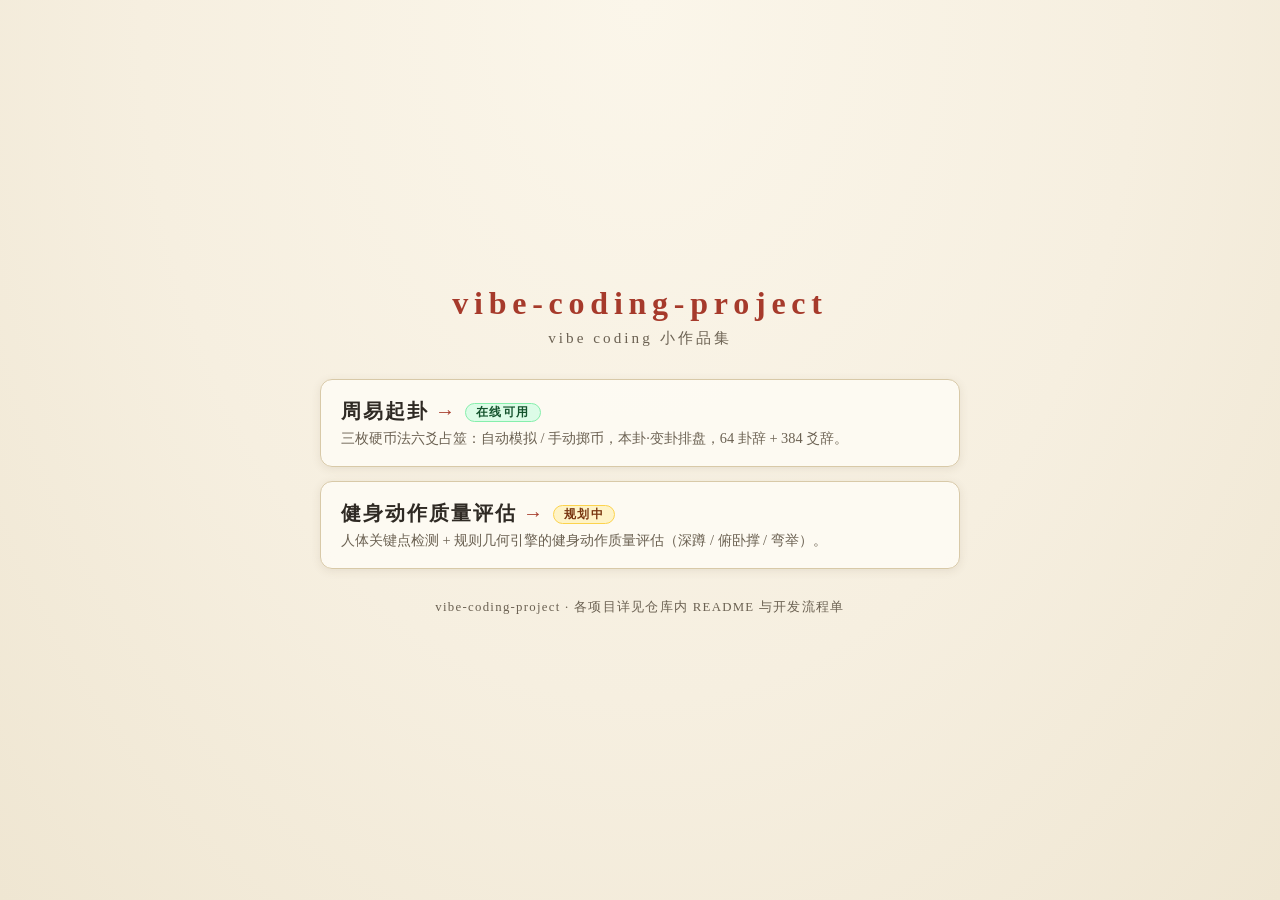
<file: index.html>
<!DOCTYPE html>
<html lang="zh-CN">
<head>
<meta charset="UTF-8">
<meta name="viewport" content="width=device-width, initial-scale=1.0">
<title>vibe-coding-project · 作品集</title>
<style>
  :root { --paper:#f6efe0; --ink:#2f2a24; --ink-soft:#6b6152; --cinnabar:#a63a2b; --line:#d8c9a8; }
  * { box-sizing:border-box; }
  body {
    margin:0; min-height:100vh;
    background: radial-gradient(ellipse at 50% 0%, #fbf6ea 0%, var(--paper) 55%, #efe6d2 100%);
    color: var(--ink);
    font-family: "Noto Serif SC","Songti SC","SimSun",serif;
    display:flex; align-items:center; justify-content:center; padding: 40px 16px;
  }
  .wrap { max-width: 640px; width:100%; text-align:center; }
  h1 { font-size: 2rem; letter-spacing:.18em; color: var(--cinnabar); margin:0 0 6px; }
  .sub { color:var(--ink-soft); letter-spacing:.2em; margin:0 0 30px; font-size:.95rem; }
  .grid { display:grid; gap:14px; text-align:left; }
  .card {
    display:block; text-decoration:none; color:var(--ink);
    background: rgba(255,253,247,.8); border:1px solid var(--line); border-radius:12px;
    padding:18px 20px; box-shadow:0 2px 10px rgba(90,70,40,.1); transition: transform .15s, box-shadow .15s;
  }
  .card:hover { transform: translateY(-2px); box-shadow:0 6px 18px rgba(90,70,40,.18); }
  .card .name { font-size:1.25rem; font-weight:700; letter-spacing:.1em; }
  .card .name .go { color:var(--cinnabar); margin-left:6px; }
  .card .desc { color:var(--ink-soft); font-size:.9rem; margin:4px 0 0; }
  .badge {
    display:inline-block; font-size:.72rem; letter-spacing:.12em; border-radius:999px; padding:1px 10px;
    margin-left:8px; vertical-align:middle;
  }
  .badge.on { color:#14532d; background:#dcfce7; border:1px solid #86efac; }
  .badge.wip { color:#78350f; background:#fef3c7; border:1px solid #fcd34d; }
  footer { margin-top:30px; color:var(--ink-soft); font-size:.8rem; letter-spacing:.1em; }
</style>
</head>
<body>
<div class="wrap">
  <h1>vibe-coding-project</h1>
  <p class="sub">vibe coding 小作品集</p>

  <div class="grid">
    <a class="card" href="zhouyi-app/">
      <span class="name">周易起卦<span class="go">→</span><span class="badge on">在线可用</span></span>
      <p class="desc">三枚硬币法六爻占筮：自动模拟 / 手动掷币，本卦·变卦排盘，64 卦辞 + 384 爻辞。</p>
    </a>
    <a class="card" href="fitness-pose-quality/">
      <span class="name">健身动作质量评估<span class="go">→</span><span class="badge wip">规划中</span></span>
      <p class="desc">人体关键点检测 + 规则几何引擎的健身动作质量评估（深蹲 / 俯卧撑 / 弯举）。</p>
    </a>
  </div>

  <footer>vibe-coding-project · 各项目详见仓库内 README 与开发流程单</footer>
</div>
</body>
</html>
</file>
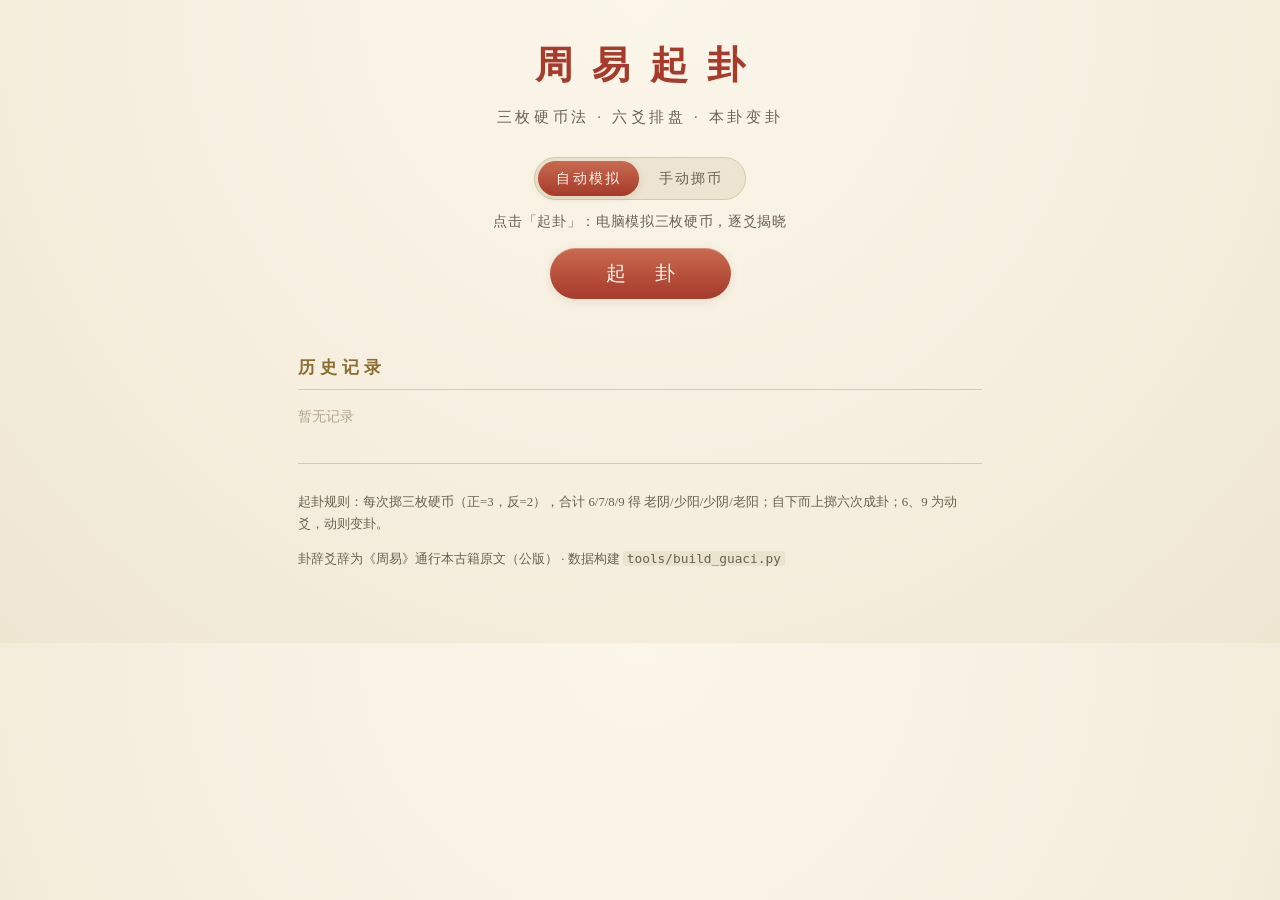
<file: zhouyi-app/index.html>
<!DOCTYPE html>
<html lang="zh-CN">
<head>
<meta charset="UTF-8">
<meta name="viewport" content="width=device-width, initial-scale=1.0">
<title>周易起卦 · 六爻占筮</title>
<link rel="stylesheet" href="style.css">
</head>
<body>
<div class="page">

  <header class="site-head">
    <h1>周易起卦</h1>
    <p class="sub">三枚硬币法 · 六爻排盘 · 本卦变卦</p>
  </header>

  <div id="load-error" class="load-error hidden">
    ⚠ 无法加载 data/guaci.json —— 直接双击打开时浏览器禁止 fetch 本地文件。<br>
    请用本地静态服务器打开，例如 <code>python3 -m http.server 8000</code> 后访问
    <code>http://localhost:8000/</code>，或部署到 GitHub Pages。
  </div>

  <section class="control" aria-label="起卦操作">
    <!-- 起卦方式切换：自动模拟 / 手动掷币 -->
    <div class="mode-switch" role="radiogroup" aria-label="起卦方式">
      <label class="mode-opt">
        <input type="radio" name="mode" value="auto" id="mode-auto" checked>
        <span>自动模拟</span>
      </label>
      <label class="mode-opt">
        <input type="radio" name="mode" value="manual" id="mode-manual">
        <span>手动掷币</span>
      </label>
    </div>
    <p class="mode-hint" id="mode-hint"></p>

    <button id="btn-cast" class="btn-cast" type="button">起 卦</button>
    <p id="cast-status" class="cast-status" aria-live="polite"></p>
  </section>

  <!-- 手动掷币面板：逐爻点选三枚硬币正反 -->
  <section id="manual-panel" class="manual-panel" aria-label="手动掷币" hidden>
    <p class="manual-title">
      第 <b id="manual-line-no">1</b> 爻（<span id="manual-line-name">初爻</span>）
      · 请掷三枚硬币，点选每枚的朝上面
    </p>
    <div class="manual-coins" id="manual-coins"><!-- 3 枚点选币由 JS 注入 --></div>
    <div class="manual-actions">
      <button id="manual-reset" class="btn-ghost" type="button">重选本爻</button>
    </div>
    <p class="manual-result" id="manual-result" aria-live="polite"></p>
  </section>

  <!-- 揭晓区：每爻三枚硬币 + 爻名，自下而上逐爻生成 -->
  <section id="stage" class="stage" aria-label="起卦过程" hidden>
    <div class="coin-row" id="coin-row"></div>
  </section>

  <!-- 结果区 -->
  <section id="result" class="result" aria-label="卦象结果" hidden>

    <article class="card" id="card-main">
      <div class="card-head">
        <div class="hex-figure" id="fig-main" aria-label="本卦卦画"></div>
        <div class="titles">
          <div class="tag">本卦</div>
          <h2 class="hex-name" id="name-main"></h2>
          <p class="hex-meta" id="meta-main"></p>
        </div>
      </div>
      <!-- 二期：卦辞古籍线画（M9）在此容器渲染 -->
      <figure class="ill-slot" id="ill-main" data-ill-for="main" hidden>
        <div class="ill-placeholder">▧ 古籍线画（二期规划 M9）</div>
        <figcaption class="ill-caption" id="ill-cap-main"></figcaption>
      </figure>
      <div class="text-block">
        <h3 class="block-title">卦辞</h3>
        <p class="guaci" id="guaci-main"></p>
        <p class="xiang" id="xiang-main"></p>
      </div>
      <div class="text-block">
        <h3 class="block-title">爻辞 <span class="hint">（● ○ 为动爻）</span></h3>
        <ol class="yaoci-list" id="yaoci-main"></ol>
      </div>
    </article>

    <article class="card card-var" id="card-var" hidden>
      <div class="card-head">
        <div class="hex-figure" id="fig-var" aria-label="变卦卦画"></div>
        <div class="titles">
          <div class="tag tag-var">变卦</div>
          <h2 class="hex-name" id="name-var"></h2>
          <p class="hex-meta" id="meta-var"></p>
        </div>
      </div>
      <figure class="ill-slot" id="ill-var" data-ill-for="var" hidden>
        <div class="ill-placeholder">▧ 古籍线画（二期规划 M9）</div>
        <figcaption class="ill-caption" id="ill-cap-var"></figcaption>
      </figure>
      <div class="text-block">
        <h3 class="block-title">变卦卦辞</h3>
        <p class="guaci" id="guaci-var"></p>
      </div>
      <p class="var-note" id="note-var"></p>
    </article>

  </section>

  <!-- 历史记录 -->
  <section class="history" aria-label="起卦历史">
    <h2 class="sec-title">历史记录</h2>
    <ul id="history-list" class="history-list"></ul>
    <p id="history-empty" class="history-empty">暂无记录</p>
  </section>

  <footer class="site-foot">
    <p>起卦规则：每次掷三枚硬币（正=3，反=2），合计 6/7/8/9 得
    老阴/少阳/少阴/老阳；自下而上掷六次成卦；6、9 为动爻，动则变卦。</p>
    <p>卦辞爻辞为《周易》通行本古籍原文（公版） · 数据构建 <code>tools/build_guaci.py</code></p>
  </footer>

</div>
<script src="js/core.js"></script>
<script src="js/app.js"></script>
</body>
</html>
</file>
<file: zhouyi-app/style.css>
/* style.css — 周易起卦：古籍宣纸风 */
:root {
  --paper: #f6efe0;
  --paper-deep: #efe4cd;
  --ink: #2f2a24;
  --ink-soft: #6b6152;
  --cinnabar: #a63a2b;      /* 朱砂 */
  --cinnabar-soft: #c96a50;
  --gold: #8a6d2f;
  --line: #d8c9a8;
  --shadow: 0 2px 10px rgba(90, 70, 40, .12);
}

* { box-sizing: border-box; }

html, body {
  margin: 0;
  padding: 0;
  background:
    radial-gradient(ellipse at 50% 0%, #fbf6ea 0%, var(--paper) 55%, #efe6d2 100%);
  color: var(--ink);
  font-family: "Noto Serif SC", "Songti SC", "SimSun", "STSong", serif;
  line-height: 1.75;
}

.page {
  max-width: 720px;
  margin: 0 auto;
  padding: 32px 18px 60px;
}

.hidden { display: none !important; }

/* ---------- 头部 ---------- */
.site-head { text-align: center; margin-bottom: 26px; }
.site-head h1 {
  font-size: 2.4rem;
  letter-spacing: .5em;
  margin: 0 0 2px;
  color: var(--cinnabar);
  text-indent: .5em;
  font-weight: 700;
}
.site-head .sub {
  margin: 6px 0 0;
  color: var(--ink-soft);
  font-size: .92rem;
  letter-spacing: .25em;
}

/* ---------- 数据加载失败提示 ---------- */
.load-error {
  background: #fdf0e6;
  border: 1px solid #e0b394;
  color: #8a4a2a;
  border-radius: 8px;
  padding: 12px 14px;
  font-size: .9rem;
  margin-bottom: 16px;
}
.load-error code {
  background: rgba(166, 58, 43, .08);
  padding: 1px 5px;
  border-radius: 4px;
  font-family: "SFMono-Regular", Consolas, monospace;
  font-size: .85em;
}

/* ---------- 控制区 ---------- */
.control {
  text-align: center;
  margin: 10px 0 18px;
}

/* 起卦方式切换（胶囊分段控件） */
.mode-switch {
  display: inline-flex;
  background: rgba(216, 201, 168, .35);
  border: 1px solid var(--line);
  border-radius: 999px;
  padding: 3px;
  margin-bottom: 12px;
  gap: 2px;
}
.mode-opt { position: relative; }
.mode-opt input {
  position: absolute;
  opacity: 0;
  pointer-events: none;
}
.mode-opt span {
  display: inline-block;
  padding: 5px 18px;
  border-radius: 999px;
  font-size: .9rem;
  color: var(--ink-soft);
  cursor: pointer;
  letter-spacing: .15em;
  transition: background .18s, color .18s;
  user-select: none;
}
.mode-opt input:checked + span {
  background: linear-gradient(180deg, var(--cinnabar-soft), var(--cinnabar));
  color: #fbf6ea;
  box-shadow: var(--shadow);
}
.mode-opt input:disabled + span { opacity: .5; cursor: not-allowed; }
.mode-hint {
  margin: -2px 0 14px;
  color: var(--ink-soft);
  font-size: .85rem;
  min-height: 1.4em;
  letter-spacing: .05em;
}

.btn-cast {
  font-family: inherit;
  font-size: 1.25rem;
  letter-spacing: .6em;
  text-indent: .6em;
  color: #fbf6ea;
  background: linear-gradient(180deg, var(--cinnabar-soft), var(--cinnabar));
  border: none;
  border-radius: 999px;
  padding: 12px 44px;
  cursor: pointer;
  box-shadow: var(--shadow), inset 0 1px 0 rgba(255,255,255,.25);
  transition: transform .12s, box-shadow .12s;
}
.btn-cast:hover { transform: translateY(-1px); box-shadow: 0 4px 14px rgba(166,58,43,.35); }
.btn-cast:active { transform: translateY(1px); }
.btn-cast:disabled { opacity: .55; cursor: wait; transform: none; }
.cast-status {
  min-height: 1.6em;
  margin: 12px 0 0;
  color: var(--ink-soft);
  font-size: .95rem;
  letter-spacing: .1em;
}

/* ---------- 手动掷币面板 ---------- */
.manual-panel {
  margin: 2px 0 16px;
  padding: 16px 18px;
  border: 1px dashed var(--line);
  border-radius: 12px;
  background: rgba(255, 253, 247, .55);
  text-align: center;
}
.manual-title { margin: 0 0 12px; font-size: 1.02rem; }
.manual-title b { color: var(--cinnabar); font-size: 1.15rem; }
.manual-coins {
  display: flex;
  justify-content: center;
  gap: 26px;
  flex-wrap: wrap;
}
.manual-coin {
  background: none;
  border: none;
  cursor: pointer;
  padding: 6px 4px;
  display: flex;
  flex-direction: column;
  align-items: center;
  gap: 8px;
  font-family: inherit;
}
.manual-coin:disabled { cursor: default; }
.manual-coin .mc-label {
  font-size: .82rem;
  color: var(--ink-soft);
  letter-spacing: .08em;
  min-height: 1.4em;
}
.manual-coin .mc-label .side { color: var(--cinnabar); font-weight: 700; }
.manual-coin.unset .coin3d { opacity: .55; }
.manual-coin.unset .coin3d .face { filter: saturate(.55); }
.manual-coin.unset .mc-label .side { color: #a99a78; }
.manual-actions { margin-top: 12px; }
.btn-ghost {
  font-family: inherit;
  font-size: .82rem;
  letter-spacing: .15em;
  color: var(--ink-soft);
  background: transparent;
  border: 1px solid var(--line);
  border-radius: 999px;
  padding: 5px 16px;
  cursor: pointer;
  transition: color .15s, border-color .15s;
}
.btn-ghost:hover { color: var(--cinnabar); border-color: var(--cinnabar-soft); }
.manual-result {
  min-height: 1.6em;
  margin: 10px 0 0;
  color: var(--cinnabar);
  font-weight: 700;
  letter-spacing: .12em;
}
.manual-result.done { color: var(--ink); font-weight: 400; }

/* ---------- 揭晓区 ---------- */
.stage { margin: 6px 0 18px; }
.coin-row {
  display: flex;
  flex-direction: column;
  align-items: center;
  gap: 10px;
  min-height: 60px;
}
.line-reveal {
  display: flex;
  align-items: center;
  justify-content: center;
  gap: 10px;
  animation: rise .45s ease-out;
}
.line-tag {
  margin-left: 10px;
  font-size: .92rem;
  color: var(--ink-soft);
  letter-spacing: .06em;
  white-space: nowrap;
}
.line-tag .tag-moving { color: var(--cinnabar); font-weight: 700; }

/* ---------- 3D 硬币 ---------- */
.coin3d {
  width: 42px;
  height: 42px;
  perspective: 180px;
  flex: none;
}
.coin-inner {
  position: relative;
  width: 100%;
  height: 100%;
  transform-style: preserve-3d;
}
/* 揭晓动画：正面(字)落定 vs 背面(背)落定 —— 动画终点差半圈(180°) */
.coin3d.flip .coin-inner { animation: flip-front .8s cubic-bezier(.25, .6, .3, 1) both; }
.coin3d.flip.show-back .coin-inner { animation-name: flip-back; }
/* 手动点选翻转（无旋转动画，走 transition） */
.manual-coin .coin-inner { transition: transform .45s cubic-bezier(.3, .7, .3, 1); }
.manual-coin.show-back .coin-inner { transform: rotateY(180deg); }
@keyframes flip-front {
  0%   { transform: rotateY(0deg) translateY(-18px); opacity: 0; }
  60%  { opacity: 1; }
  100% { transform: rotateY(1080deg) translateY(0); opacity: 1; }
}
@keyframes flip-back {
  0%   { transform: rotateY(0deg) translateY(-18px); opacity: 0; }
  60%  { opacity: 1; }
  100% { transform: rotateY(900deg) translateY(0); opacity: 1; }
}
.face {
  position: absolute;
  inset: 0;
  border-radius: 50%;
  display: flex;
  align-items: center;
  justify-content: center;
  font-weight: 700;
  font-size: 1.02rem;
  backface-visibility: hidden;
  -webkit-backface-visibility: hidden;
}
.face.front {
  background: radial-gradient(circle at 35% 30%, #f9ecc0, #dcb963 65%, #bd9644);
  border: 2px solid #a07d33;
  color: #5c4313;
  box-shadow: inset 0 0 0 3px rgba(122, 90, 30, .18);
}
.face.back {
  background: radial-gradient(circle at 35% 30%, #d3ae62, #a07d33 65%, #77591f);
  border: 2px solid #6b5222;
  color: #f6ecd0;
  transform: rotateY(180deg);
  box-shadow: inset 0 0 0 3px rgba(60, 40, 10, .25);
}
.face.front::after, .face.back::after {
  content: "";
  position: absolute;
  inset: 5px;
  border: 1px solid currentColor;
  border-radius: 50%;
  opacity: .45;
}

/* ---------- 结果卡片 ---------- */
.result { margin: 8px 0 26px; }
.card {
  background: rgba(255, 253, 247, .75);
  border: 1px solid var(--line);
  border-radius: 10px;
  padding: 20px 22px;
  margin-bottom: 18px;
  box-shadow: var(--shadow);
  animation: rise .5s ease-out;
}
@keyframes rise {
  from { opacity: 0; transform: translateY(14px); }
  to   { opacity: 1; transform: translateY(0); }
}
.card-head {
  display: flex;
  align-items: center;
  gap: 20px;
  border-bottom: 1px dashed var(--line);
  padding-bottom: 14px;
  margin-bottom: 14px;
}

/* 卦画（爻） */
.hex-figure { display: flex; flex-direction: column; gap: 7px; flex: none; }
.hex-line { display: flex; justify-content: space-between; gap: 6px; position: relative; }
.hex-line .bar {
  display: block;
  height: 7px;
  background: var(--ink);
  border-radius: 2px;
}
.hex-line.yang .bar { width: 74px; }
.hex-line.yin .bar { width: 33px; }
.hex-line.moving .bar { background: var(--cinnabar); }
.hex-line .move-mark {
  position: absolute;
  right: -20px;
  top: -4px;
  font-size: .85rem;
  color: var(--cinnabar);
  font-weight: 700;
}

.titles .tag {
  display: inline-block;
  font-size: .72rem;
  letter-spacing: .3em;
  color: var(--cinnabar);
  border: 1px solid var(--cinnabar-soft);
  border-radius: 4px;
  padding: 0 8px;
  margin-bottom: 6px;
}
.tag-var { color: var(--gold); border-color: var(--gold); }
.hex-name {
  font-size: 1.9rem;
  margin: 0;
  letter-spacing: .08em;
  color: var(--ink);
}
.hex-meta { margin: 4px 0 0; color: var(--ink-soft); font-size: .9rem; }

/* 二期插图占位槽 */
.ill-slot {
  margin: 0 0 16px;
  border: 1px dashed var(--line);
  border-radius: 8px;
  background: rgba(239, 228, 205, .35);
  min-height: 96px;
  display: flex;
  flex-direction: column;
  align-items: center;
  justify-content: center;
  padding: 10px;
}
.ill-placeholder { color: #a99a78; font-size: .9rem; letter-spacing: .2em; }
.ill-caption { color: var(--ink-soft); font-size: .8rem; margin-top: 4px; }

/* 文本块 */
.text-block { margin: 14px 0; }
.block-title {
  font-size: .95rem;
  color: var(--cinnabar);
  letter-spacing: .3em;
  border-left: 3px solid var(--cinnabar);
  padding-left: 8px;
  margin: 0 0 8px;
}
.block-title .hint { color: var(--ink-soft); font-weight: 400; letter-spacing: .05em; font-size: .78rem; }
.guaci { margin: 0; font-size: 1.05rem; }
.xiang { margin: 6px 0 0; color: var(--ink-soft); font-size: .9rem; }

.yaoci-list { margin: 0; padding-left: 1.4em; }
.yaoci-list li { margin: 6px 0; font-size: .98rem; }
.yaoci-list li .y-name { color: var(--ink-soft); font-weight: 700; margin-right: 4px; }
.yaoci-list li.moving { color: var(--cinnabar); }
.yaoci-list li.moving .y-name { color: var(--cinnabar); }
.yaoci-list .y-mark { font-weight: 700; margin-left: 4px; }

.var-note {
  margin: 10px 0 0;
  font-size: .88rem;
  color: var(--ink-soft);
  background: rgba(138, 109, 47, .08);
  border-radius: 6px;
  padding: 8px 12px;
}

/* ---------- 历史记录 ---------- */
.history { margin-top: 10px; }
.sec-title {
  font-size: 1.05rem;
  color: var(--gold);
  letter-spacing: .3em;
  border-bottom: 1px solid var(--line);
  padding-bottom: 6px;
}
.history-list { list-style: none; margin: 12px 0 0; padding: 0; }
.history-list li {
  display: flex;
  align-items: center;
  gap: 12px;
  padding: 8px 12px;
  border-radius: 6px;
  cursor: pointer;
  transition: background .15s;
}
.history-list li:hover { background: rgba(216, 201, 168, .25); }
.history-list .h-mini {
  display: inline-flex;
  flex-direction: column;
  gap: 2px;
  flex: none;
}
.history-list .h-mini i { display: block; height: 3px; background: var(--ink); border-radius: 1px; width: 26px; }
.history-list .h-mini i.yin { width: 12px; }
.history-list .h-mini i.mov { background: var(--cinnabar); }
.history-list .h-main { flex: 1; }
.history-list .h-name { font-weight: 700; }
.history-list .h-time { color: var(--ink-soft); font-size: .78rem; }
.history-empty { color: #b3a68c; font-size: .9rem; margin: 10px 0; }

/* ---------- 页脚 ---------- */
.site-foot {
  margin-top: 34px;
  padding-top: 14px;
  border-top: 1px solid var(--line);
  color: var(--ink-soft);
  font-size: .8rem;
}
.site-foot code {
  font-family: "SFMono-Regular", Consolas, monospace;
  background: rgba(216, 201, 168, .3);
  padding: 0 4px;
  border-radius: 3px;
}

/* ---------- 窄屏 ---------- */
@media (max-width: 480px) {
  .page { padding: 20px 12px 48px; }
  .card { padding: 16px 14px; }
  .hex-line.yang .bar { width: 60px; }
  .hex-line.yin .bar { width: 27px; }
  .hex-name { font-size: 1.6rem; }
  .manual-coins { gap: 12px; }
  .line-tag { margin-left: 4px; font-size: .84rem; }
}
</file>
